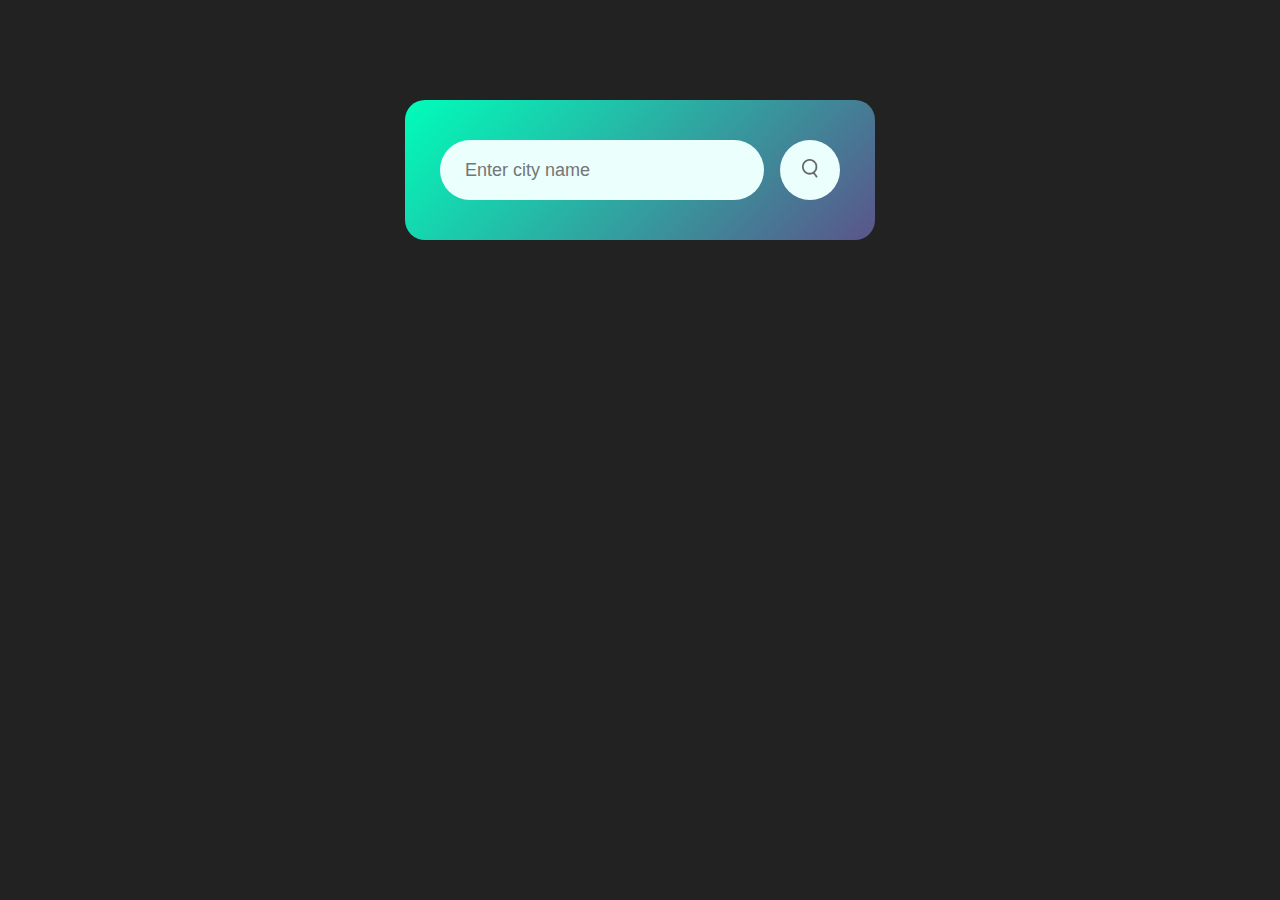
<file: Projects/1. Weather App/index.html>
<!DOCTYPE html>
<html lang="en">
  <head>
    <meta charset="UTF-8" />
    <meta name="viewport" content="width=device-width, initial-scale=1.0" />
    <title>Weather App</title>
    <link rel="stylesheet" href="style.css" />
  </head>
  <body>
    <div class="card">
      <div class="search">
        <input type="text" placeholder="Enter city name" spellcheck="false" />
        <button>
          <img src="images/search.png" alt="search-btn" />
        </button>
      </div>
      <div class="error">
        <p>Invalid city name</p>
      </div>
      <div class="weather">
        <img src="images/rain.png" class="weather-icon" />
        <h1 class="temp">22&deg;c</h1>
        <h2 class="city">New York</h2>
        <div class="details">
          <div class="col">
            <img src="images/humidity.png" />
            <div>
              <p class="humidity">50%</p>
              <p>Humidity</p>
            </div>
          </div>
          <div class="col">
            <img src="images/wind.png" />
            <div>
              <p class="wind">15km/h</p>
              <p>Wind Speed</p>
            </div>
          </div>
        </div>
      </div>
    </div>

    <script>
      // const apiKey = "3d6dceea2957708aa308d3b6dd0800a6";
      // const apiUrl =
      //   "https://api.openweathermap.org/data/2.5/weather?units=metric&q=";

      const searchBox = document.querySelector(".search input");
      const searchBtn = document.querySelector(".search button");
      const weatherIcon = document.querySelector(".weather-icon");

      async function checkWeather(city) {
        const response = await fetch(apiUrl + city + `&appid=${apiKey}`);
        if (response.status == 404) {
          document.querySelector(".error").style.display = "block";
          document.querySelector(".weather").style.display = "none";
        } else {
          var data = await response.json();

          document.querySelector(".city").innerHTML = data.name;
          document.querySelector(".temp").innerHTML =
            Math.round(data.main.temp) + "&deg;c";
          document.querySelector(".humidity").innerHTML =
            data.main.humidity + "%";
          document.querySelector(".wind").innerHTML = data.wind.speed + " km/h";

          if (data.weather[0].main == "Clouds") {
            weatherIcon.src = "images/clouds.png";
          } else if (data.weather[0].main == "Clear") {
            weatherIcon.src = "images/clear.png";
          } else if (data.weather[0].main == "Rain") {
            weatherIcon.src = "images/rain.png";
          } else if (data.weather[0].main == "Drizzle") {
            weatherIcon.src = "images/drizzle.png";
          } else if (data.weather[0].main == "Mist") {
            weatherIcon.src = "images/mist.png";
          }
          document.querySelector(".weather").style.display = "block";
          document.querySelector(".error").style.display = "none";
        }
      }
      searchBtn.addEventListener("click", () => {
        checkWeather(searchBox.value);
        searchBox.value = ""; // clear input after search
      });
      // Add support for Enter key
      searchBox.addEventListener("keydown", (event) => {
        if (event.key === "Enter") {
          checkWeather(searchBox.value);
          searchBox.value = ""; // clear input after search
        }
      });
    </script>
  </body>
</html>
</file>
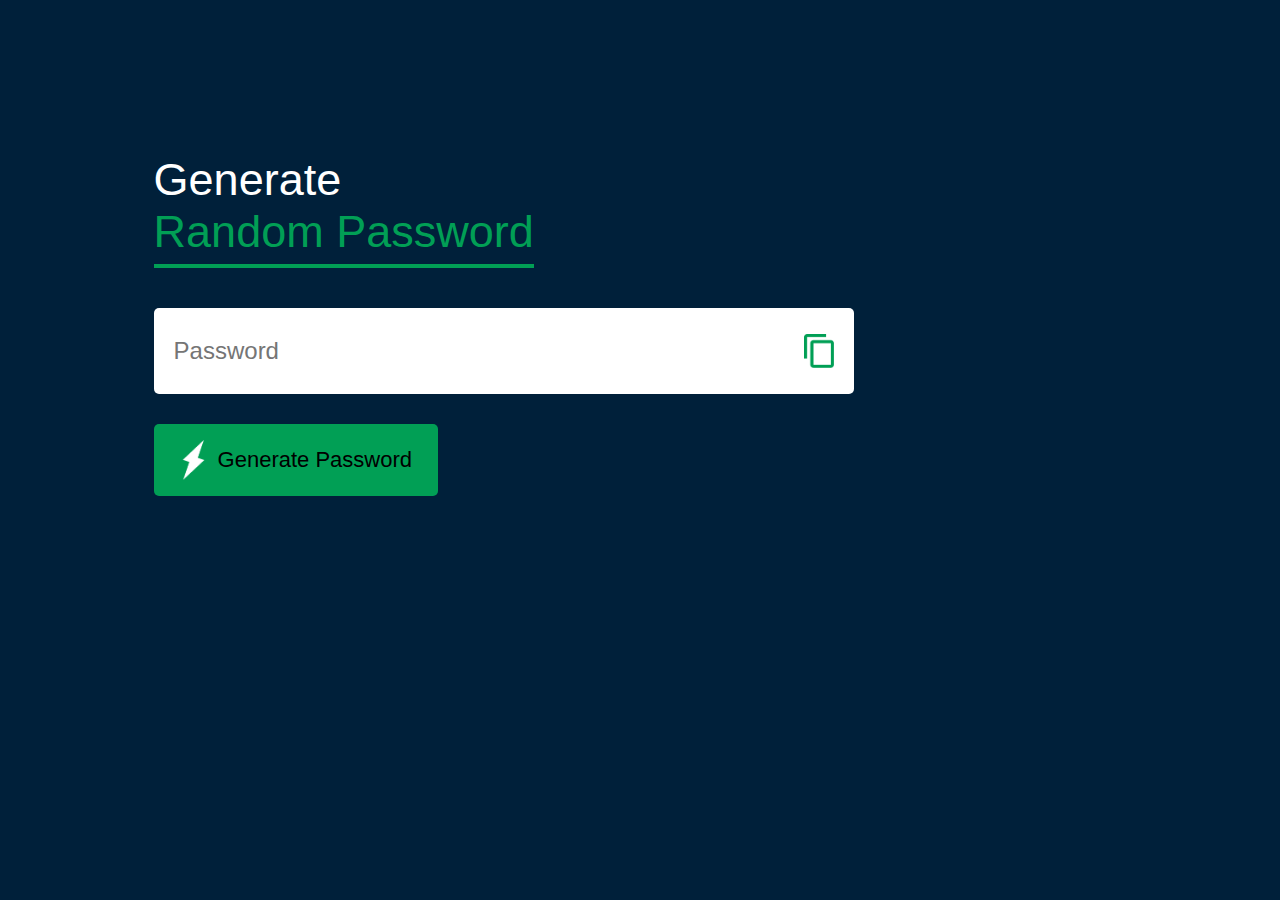
<file: Projects/2. Random Pass Generator/index.html>
<!DOCTYPE html>
<html lang="en">
  <head>
    <meta charset="UTF-8" />
    <meta name="viewport" content="width=device-width, initial-scale=1.0" />
    <title>Random Password Generator</title>
    <link rel="stylesheet" href="style.css" />
  </head>
  <body>
    <div class="container">
      <h1 class="">
        Generate <br />
        <span>Random Password</span>
      </h1>
      <div class="display">
        <input type="text" id="password" placeholder="Password" />
        <img src="images/copy.png" onclick="copyPassword()"  />
      </div>
      <button onclick="createPassword()">
        <img src="images/generate.png" />Generate Password
      </button>
    </div>

    <script>
      const passwordBox = document.getElementById("password");
      const length = 12;

      const upperCase = "ABCDEFGHIJKLMNOPQRSTUVWXYZ";
      const lowerCase = "abcdefghijklmnopqrstuvwxyz";
      const number = "0123456789";
      const symbol = "@#$%^&*()_+-=[]{};'\,./:|<>?";

      const allChars = upperCase + lowerCase + number + symbol;

      function createPassword() {
        let password = "";
        password += upperCase[Math.floor(Math.random() * upperCase.length)];
        password += lowerCase[Math.floor(Math.random() * lowerCase.length)];
        password += number[Math.floor(Math.random() * number.length)];
        password += symbol[Math.floor(Math.random() * symbol.length)];

        while (length > password.length) {
          password += allChars[Math.floor(Math.random() * allChars.length)];
        }
        passwordBox.value = password;
      }

      function copyPassword(){
        passwordBox.select();
        document.execCommand("copy");
      }
    </script>
  </body>
</html>
</file>
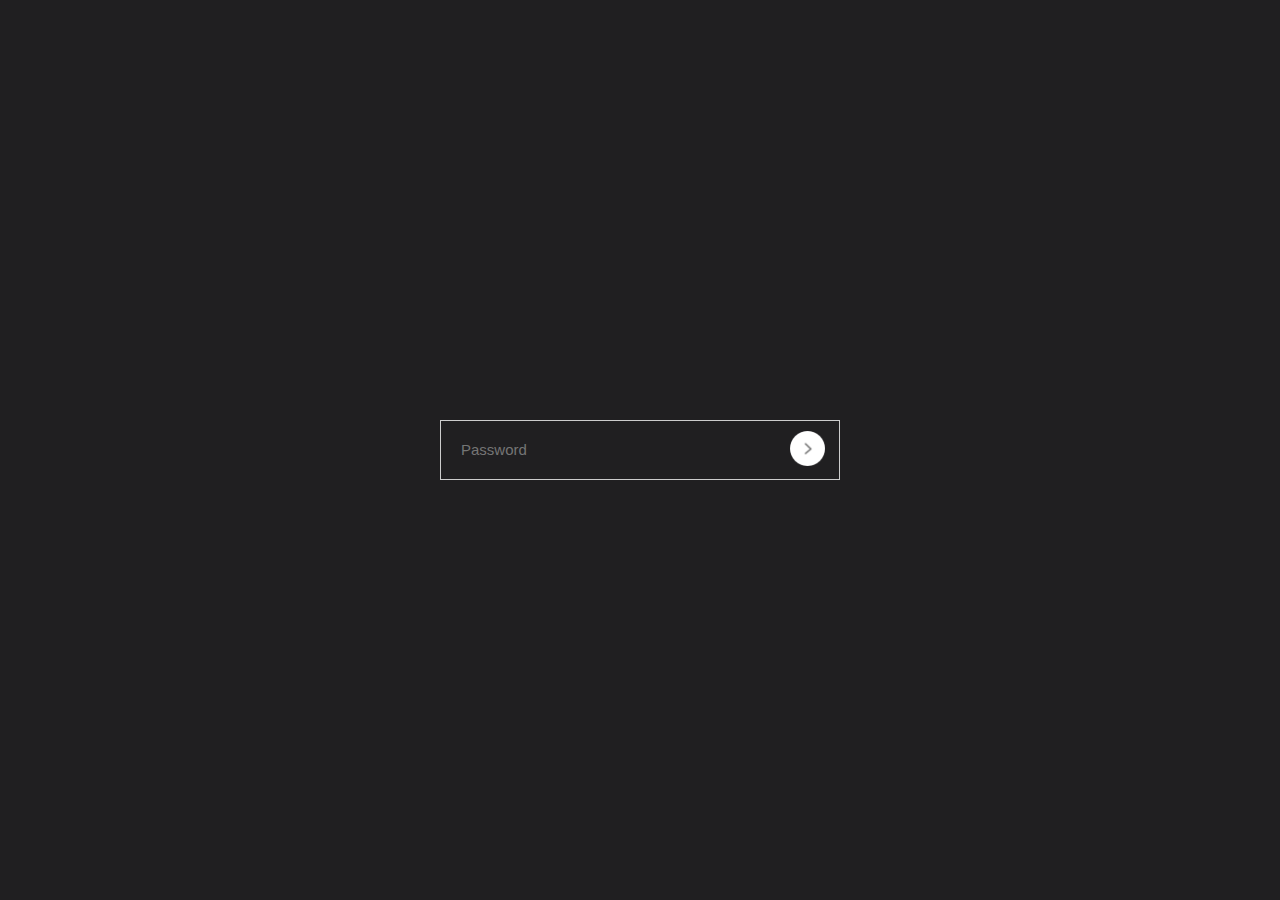
<file: Projects/3. Password Strength Checker/index.html>
<!DOCTYPE html>
<html lang="en">
  <head>
    <meta charset="UTF-8" />
    <meta name="viewport" content="width=device-width, initial-scale=1.0" />
    <title>Password strength Indicator</title>
    <link rel="stylesheet" href="style.css" />
  </head>
  <body>
    <div class="container">
      <div class="input-box">
        <input type="password" id="password" placeholder="Password" />
        <button type="submit"><img src="images/arrow.png" /></button>
        <p id="message">Password is <span id="strength"></span></p>
      </div>
    </div>
    <script>
      var pass = document.getElementById("password");
      var msg = document.getElementById("message");
      var str = document.getElementById("strength");

      pass.addEventListener("input", () => {
        if (pass.value.length > 0) {
          msg.style.display = "block";
        }else{
          msg.style.display = "none";
        }

        // Checking Password Strength
        if (pass.value.length < 4) {
          str.innerHTML="weak";
          pass.style.borderColor ="#ff5925";
          pass.style.color="#ff5925";
        }else if(pass.value.length >=4 && pass.value.length <8){
          str.innerHTML = "medium";
          pass.style.borderColor ="yellow";
          pass.style.color="yellow";
        }
        else if(pass.value.length >=8){
          str.innerHTML ="strong";
          pass.style.borderColor ="#26d730";
          pass.style.color="#26d730";
        }
      });
    </script>
  </body>
</html>
</file>
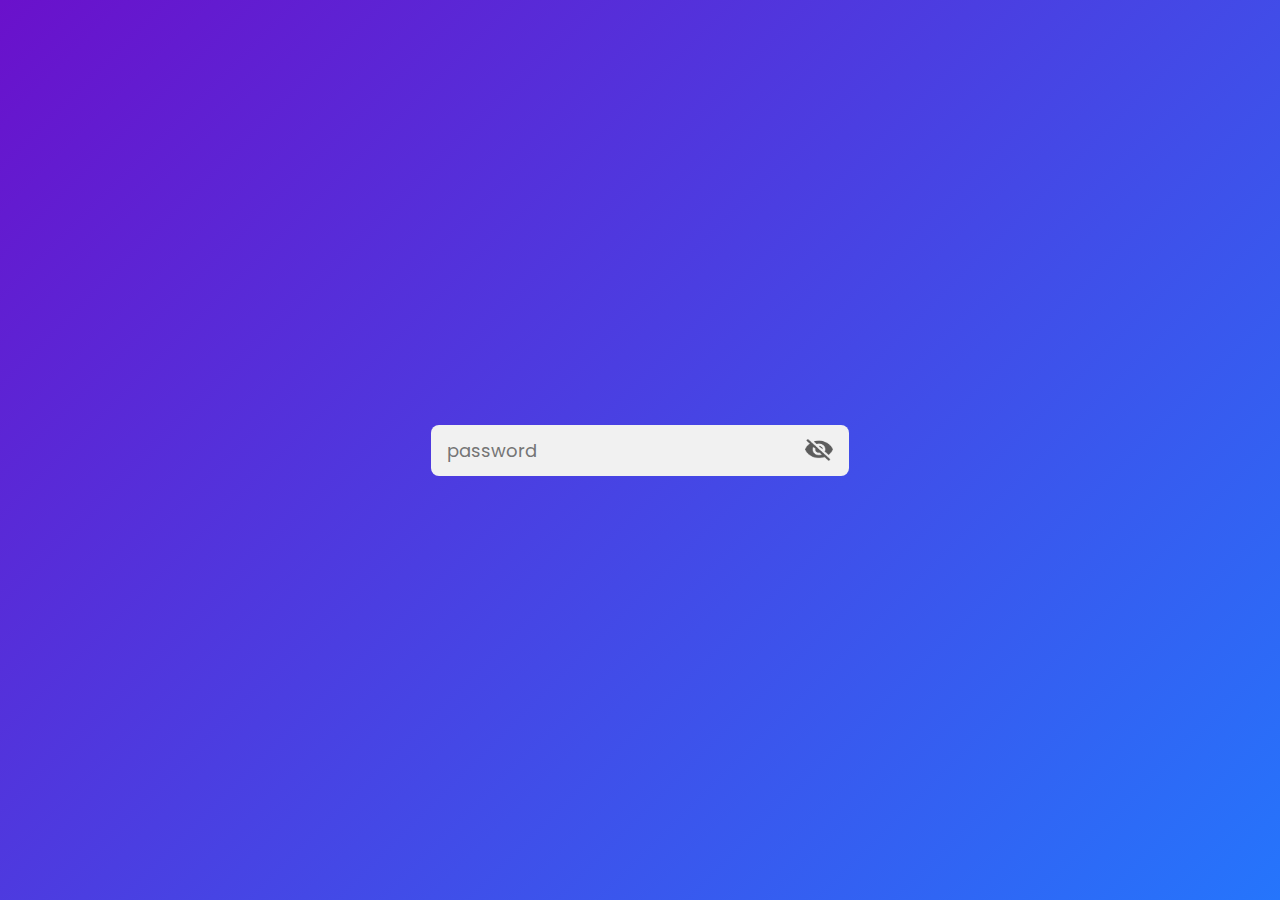
<file: Projects/4. Hide and Show Password/index.html>
<!DOCTYPE html>
<html lang="en">
  <head>
    <meta charset="UTF-8" />
    <meta name="viewport" content="width=device-width, initial-scale=1.0" />
    <title>Password Toggle</title>
    <link rel="stylesheet" href="style.css" />
  </head>
  <body>
    <div class="input-box">
      <input type="password" name="" id="password" placeholder="password" />
      <img src="images/eye-close.png" alt="" id="eyeicon" />
    </div>

    <script>
      let eyeicon = document.getElementById("eyeicon");
      let password = document.getElementById("password");

      eyeicon.onclick = function () {
        if (password.type == "password") {
          password.type = "text";
          eyeicon.src = "images/eye-open.png";
        } else {
          password.type = "password";
          eyeicon.src = "images/eye-close.png";
        }
      }
    </script>
  </body>
</html>
</file>
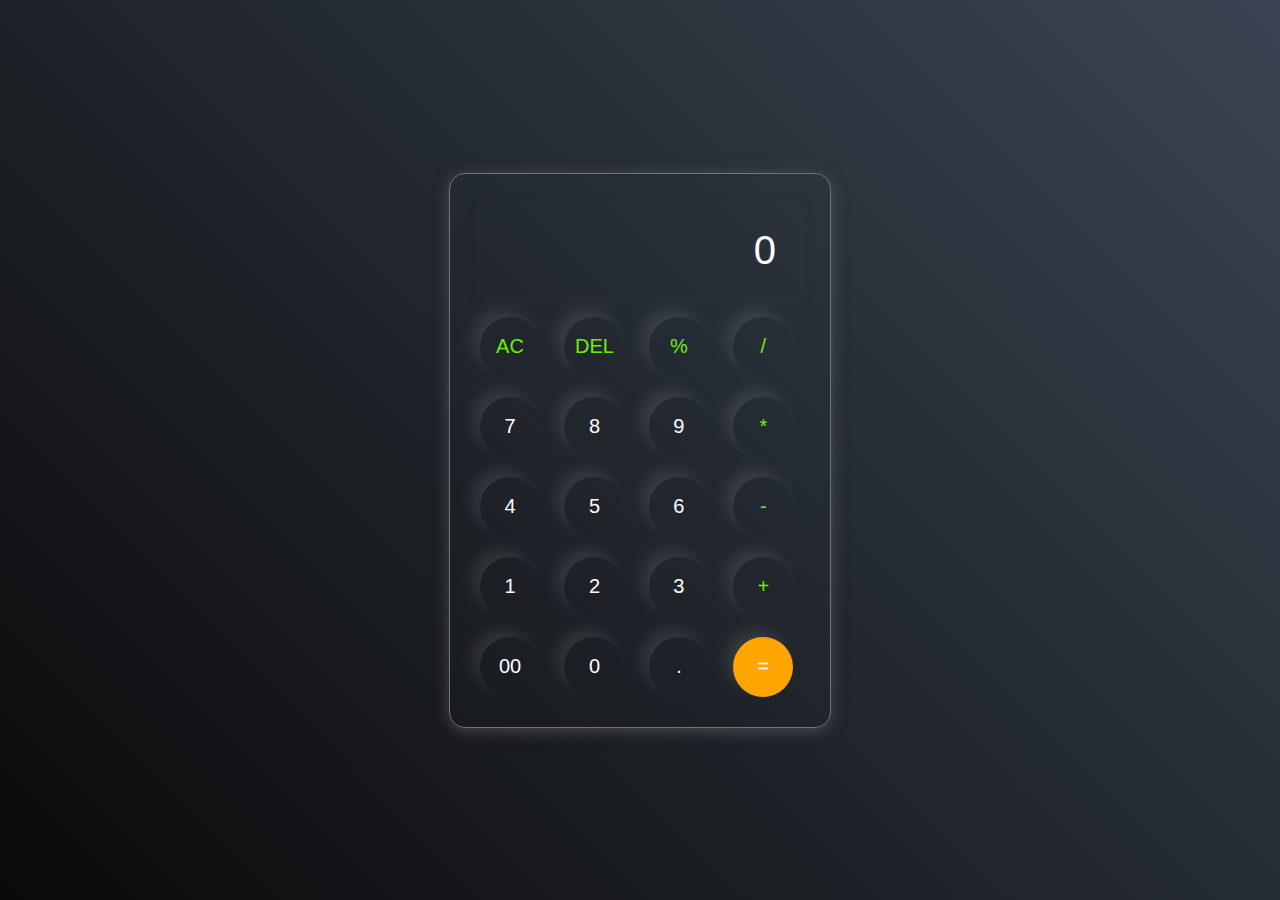
<file: Projects/6. Calculator/index.html>
<!DOCTYPE html>
<html lang="en">
  <head>
    <meta charset="UTF-8" />
    <meta name="viewport" content="width=device-width, initial-scale=1.0" />
    <title>Calculator</title>
    <link rel="stylesheet" href="style.css" />
  </head>
  <body>
    <!-- <h1>Calculator using HTML,CSS,JS</h1> -->
    <div class="calculator">
      <input type="text" placeholder="0" id="inputBox"/>

      <div>
        <button class="operator">AC</button>
        <button class="operator">DEL</button>
        <button class="operator">%</button>
        <button class="operator">/</button>
      </div>
      <div>
        <button>7</button>
        <button>8</button>
        <button>9</button>
        <button class="operator">*</button>
      </div>
      <div>
        <button>4</button>
        <button>5</button>
        <button>6</button>
        <button class="operator">-</button>
      </div>
      <div>
        <button>1</button>
        <button>2</button>
        <button>3</button>
        <button class="operator">+</button>
      </div>
      <div>
        <button>00</button>
        <button>0</button>
        <button>.</button>
        <button class="equal-btn">=</button>
      </div>
    </div>
    <script src="script.js"></script>
  </body>
</html>
</file>
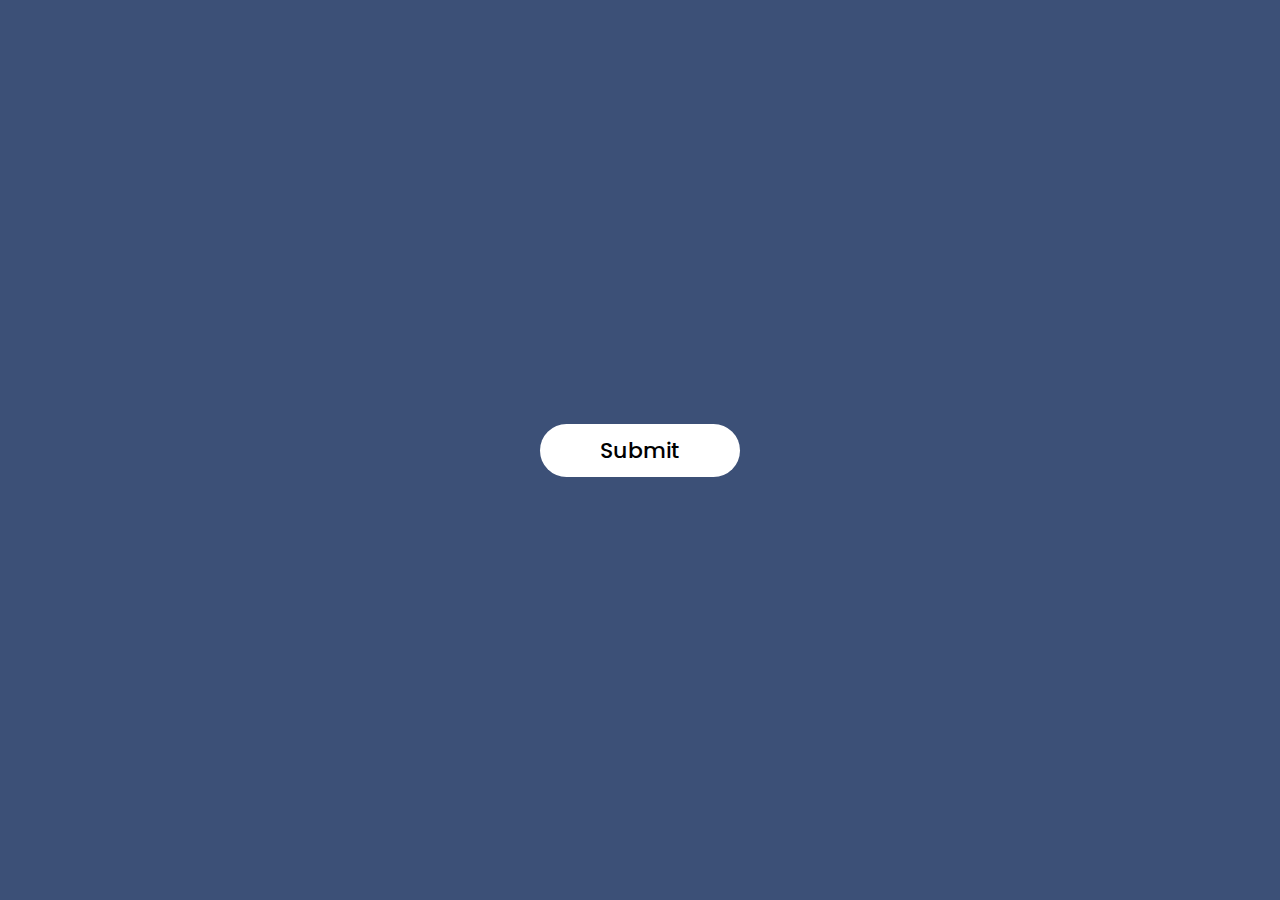
<file: Projects/7. Popup/index.html>
<!DOCTYPE html>
<html lang="en">
  <head>
    <meta charset="UTF-8" />
    <meta name="viewport" content="width=device-width, initial-scale=1.0" />
    <title>Popup Design</title>
    <link rel="stylesheet" href="style.css" />
  </head>
  <body>
    <div class="container">
      <button type="submit" class="btn" onclick="openPopup()">Submit</button>
      <div class="popup" id="popup">
        <img src="images/404-tick.png" />
        <h2>Thank You!</h2>
        <p>Your details has been successfully submitted. Thanks!</p>
        <button type="button" onclick="closePopup()">Ok</button>
      </div>
    </div>
    <script>
      let popup = document.getElementById("popup");

      function openPopup() {
        popup.classList.add("open-popup");
      }

      function closePopup() {
        popup.classList.remove("open-popup");
      }
    </script>
  </body>
</html>
</file>
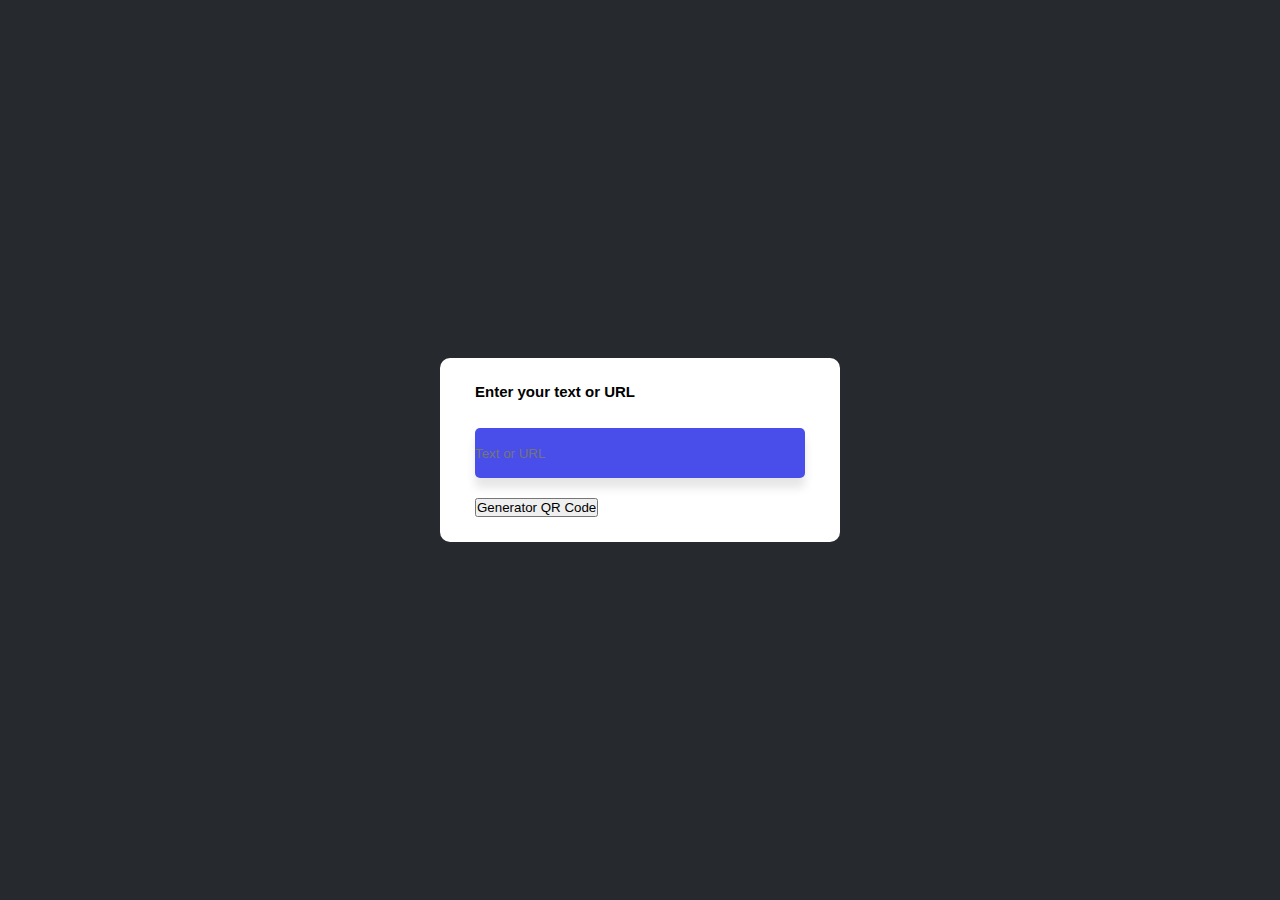
<file: Projects/8. QR code Generator/index.html>
<!DOCTYPE html>
<html lang="en">
<head>
    <meta charset="UTF-8">
    <meta name="viewport" content="width=device-width, initial-scale=1.0">
    <title>QR code Generator</title>
    <link rel="stylesheet" href="style.css">
</head>
<body>
    <div class="container">
        <p>Enter your text or URL</p>
        <input type="text" placeholder="Text or URL">
        <button>Generator QR Code</button>
    </div>
</body>
</html>
</file>
<file: Projects/1. Weather App/style.css>
* {
    margin: 0;
    padding: 0;
    font-family: Arial, Helvetica, sans-serif;
    box-sizing: border-box;
}

body {
    background-color: #222;
}

.card {
    width: 90%;
    max-width: 470px;
    background: linear-gradient(135deg, #00feba, #5b548a);
    color: #fff;
    margin: 100px auto 0;
    border-radius: 20px;
    padding: 40px 35px;
    text-align: center;
}

.search {
    display: flex;
    align-items: center;
    justify-content: space-between;
}

.search input {
    border: 0;
    outline: 0;
    background-color: #ebfffc;
    color: #555;
    padding: 10px 25px;
    height: 60px;
    border-radius: 30px;
    flex: 1;
    margin-right: 16px;
    font-size: 18px;
}

.search button {
    border: 0;
    outline: 0;
    background-color: #ebfffc;
    border-radius: 50%;
    width: 60px;
    height: 60px;
    cursor: pointer;
}

.search button img {
    width: 16px;
}

.weather-icon {
    width: 170px;
    margin-top: 30px;
}

.weather h1 {
    font-size: 80px;
    font-weight: 500;
}

.weather h2 {
    font-size: 45px;
    font-weight: 400;
    margin-top: -10px;
}

.details {
    display: flex;
    align-items: center;
    justify-content: space-between;
    padding: 0 20px;
    margin-top: 50px;
}

.col {
    display: flex;
    align-items: center;
    text-align: left;
}

.col img {
    width: 40px;
    margin-right: 10px;
}

.humidity,
.wind {
    font-size: 28px;
    margin-top: -6px;
}

.weather {
    display: none;
}

.error {
    display: none;
    text-align: left;
    margin-left: 10px;
    margin-top: 10px;
    font-size: 14px;
}
</file>
<file: Projects/2. Random Pass Generator/style.css>
* {
    margin: 0;
    padding: 0;
    font-family: Arial, sans-serif;
    box-sizing: border-box;
}

body {
    background-color: rgb(0, 32, 58);
    color: #fff;
}

.container {
    margin: 12%;
    width: 90%;
    max-width: 700px;
}

.display {
    width: 100%;
    margin-top: 50px;
    margin-bottom: 30px;
    background-color: #fff;
    color: #333;
    display: flex;
    align-items: center;
    justify-content: space-between;
    padding: 26px 20px;
    border-radius: 5px;
}

.container h1 {
    font-size: 45px;
    font-weight: 500;
}

.container h1 span {
    color: #019f55;
    border-bottom: 4px solid #019f55;
    padding-bottom: 7px;
}

.display img {
    width: 30px;
    cursor: pointer;
}

.display input {
    border: 0;
    outline: 0;
    font-size: 24px;
}
.container button img{
    width: 28px;
    margin-right: 10px;
}
.container button{
    border: none;
    border-radius: 5px;
    outline: none;
    background-color: #019f55;
    font-size: 22px;
    font-weight: 300;
    display: flex;
    align-items: center;
    justify-content: center;
    padding: 16px 26px;
    
}
</file>
<file: Projects/3. Password Strength Checker/style.css>
*{
    margin: 0;
    padding: 0;
    font-family: Arial, Helvetica, sans-serif;
    box-sizing: border-box;
}

.container{
    height: 100vh;
    width: 100%;
    background-color: #201f21;
    display: flex;
    align-items: center;
    justify-content: center;
}
.input-box{
    width: 400px;
    max-width: 90%;
    position: relative;
}
.input-box input{
    width: 100%;
    height: 60px;
    padding: 0 20px;
    border: 1px solid #ccc;
    outline: none;
    color: #fff;
    background-color: transparent;
}
button{
    background-color: transparent;
    border: none;
    outline: none;
    border-radius: 50%;
    cursor: pointer;
    position: absolute;
    top: 50%;
    transform: translateY(-50%);
    right: 15px;
}
button img{
    width :35px;
}

#message{
    position: absolute;
    bottom:-30px;
    color : #fff;
    font-size:15px;
    display: none;
}
::placeholder{
    font-size: 15px;

}
</file>
<file: Projects/4. Hide and Show Password/style.css>
@import url('https://fonts.googleapis.com/css2?family=Poppins:wght@300;400;600&display=swap');

* {
    margin: 0;
    padding: 0;
    box-sizing: border-box;
    font-family: "Poppins", sans-serif;
}

body {
    background: linear-gradient(135deg, #6a11cb, #2575fc);
    height: 100vh;
    display: flex;
    justify-content: center;
    align-items: center;
    color: #fff;
}

.container {
    background: #fff;
    color: #333;
    padding: 40px;
    border-radius: 12px;
    box-shadow: 0 8px 20px rgba(0, 0, 0, 0.15);
    width: 90%;
    max-width: 400px;
    text-align: center;
}

h2 {
    margin-bottom: 20px;
    font-weight: 600;
}

.input-box {
    display: flex;
    align-items: center;
    background: #f1f1f1;
    border-radius: 8px;
    padding: 12px 16px;
    position: relative;
}

.input-box input {
    width: 100%;
    border: none;
    outline: none;
    font-size: 18px;
    background: transparent;
    color: #333;
}

.input-box img {
    width: 28px;
    cursor: pointer;
    margin-left: 10px;
    transition: transform 0.3s ease;
}

.input-box img:hover {
    transform: scale(1.1);
}

.tooltip {
    position: absolute;
    right: 50px;
    font-size: 12px;
    color: #666;
    display: none;
}

.input-box:hover .tooltip {
    display: inline;
}

#strength {
    margin-top: 10px;
    font-weight: 500;
}
</file>
<file: Projects/6. Calculator/style.css>
* {
    margin: 0;
    padding: 0;
    box-sizing: border-box;
    font-family: 'Poppins', sans-serif;
}

body {
    width: 100%;
    height: 100vh;
    display: flex;
    justify-content: center;
    align-items: center;
    background: linear-gradient(45deg, #0a0a0a, #3a4452);
}

.calculator {
    border: 1px solid #717377;
    padding: 20px;
    border-radius: 16px;
    background: transparent;
    box-shadow: 0px 3px 15px rgba(113, 115, 119, 0.5);
}

input {
    width: 320px;
    border: none;
    padding: 24px;
    margin: 10px;
    background: transparent;
    box-shadow: 0px 3px 15px rgba(84, 84, 84, 0.1);
    font-size: 40px;
    text-align: right;
    cursor: pointer;
    color: white;
}

input::placeholder {
    color: #ffffff;
}

button {
    border: none;
    width: 60px;
    height: 60px;
    margin: 10px;
    border-radius: 50%;
    background: transparent;
    color: #ffffff;
    font-size: 20px;
    box-shadow: -8px -8px 15px rgba(255, 255, 255, 0.1);
    cursor: pointer;
}
.equal-btn{
    background-color: orange;
}
.operator{
    color: #6dee0a;
}
</file>
<file: Projects/7. Popup/style.css>
@import url("https://fonts.googleapis.com/css2?family=Macondo&family=Poppins:ital,wght@0,100;0,200;0,300;0,400;0,500;0,600;0,700;0,800;0,900;1,100;1,200;1,300;1,400;1,500;1,600;1,700;1,800;1,900&family=Roboto:ital,wght@0,100..900;1,100..900&display=swap");

* {
    margin: 0;
    padding: 0;
    box-sizing: border-box;
    font-family: 'Poppins', sans-serif;
}

.container {
    width: 100%;
    height: 100vh;
    background: #3c5077;
    display: flex;
    align-items: center;
    justify-content: center;
}

.btn {
    padding: 10px 60px;
    background-color: #fff;
    border: none;
    outline: none;
    cursor: pointer;
    border-radius: 30px;
    font-size: 22px;
    font-weight: 500;
}

.popup {
    width: 400px;
    background: #fff;
    border-radius: 6px;
    position: absolute;
    top: 0;
    left: 50%;
    transform: translate(-50%, -50%) scale(0.1);
    text-align: center;
    padding: 0 30px 30px 30px;
    color: #333 ;
    visibility: hidden;
    transition: transform 0.4s, top 0.4s;
}
.open-popup{
    visibility: visible;
    top: 50%;
    transform: translate(-50%,-50%) scale(1);
}

.popup img{
    width: 100px;
    margin-top: -50px;
    border-radius: 50%;
    box-shadow: 0 2px 5px rgba(0,0,0,0.2);
}

.popup h2{
    font-size: 38px;
    font-weight: 500;
    margin: 30px 0 10px;
}

.popup button{
    width: 100%;
    margin-top:50px ;
    padding: 10px 0;
    background-color: #6fd649;
    color: #fff;
    border: none;
    outline: none;
    font-size: 18px;
    border-radius: 4px;
    cursor: pointer;
    box-shadow: 0 5px 5px rgba(0,0,0,0.2);
}
</file>
<file: Projects/8. QR code Generator/style.css>
*{
    padding: 0;
    margin: 0;
    font-family: 'Poppins',sans-serif;
    box-sizing: border-box;
}
body{
    background-color: #262a2f;
}
.container{
    width: 400px;
    padding: 25px 35px;
    position: absolute;
    top: 50%;
    left: 50%;
    transform: translate(-50%,-50%);
    background: #fff;
    border-radius: 10px;
}

.container p{
    font-weight: 600;
    font-size: 15px;
    margin-bottom: 8px;
}
.container input{
     width: 100%;
     height: 50px;
     background: #494eea;
     color: #fff;
     border: none;
     outline: none;
     border-radius: 5px;
     box-shadow: 0 10px 10px rgba(0,0,0,0.1);
     cursor: pointer;
     margin: 20px 0;
     font-weight: 500;
}
</file>
